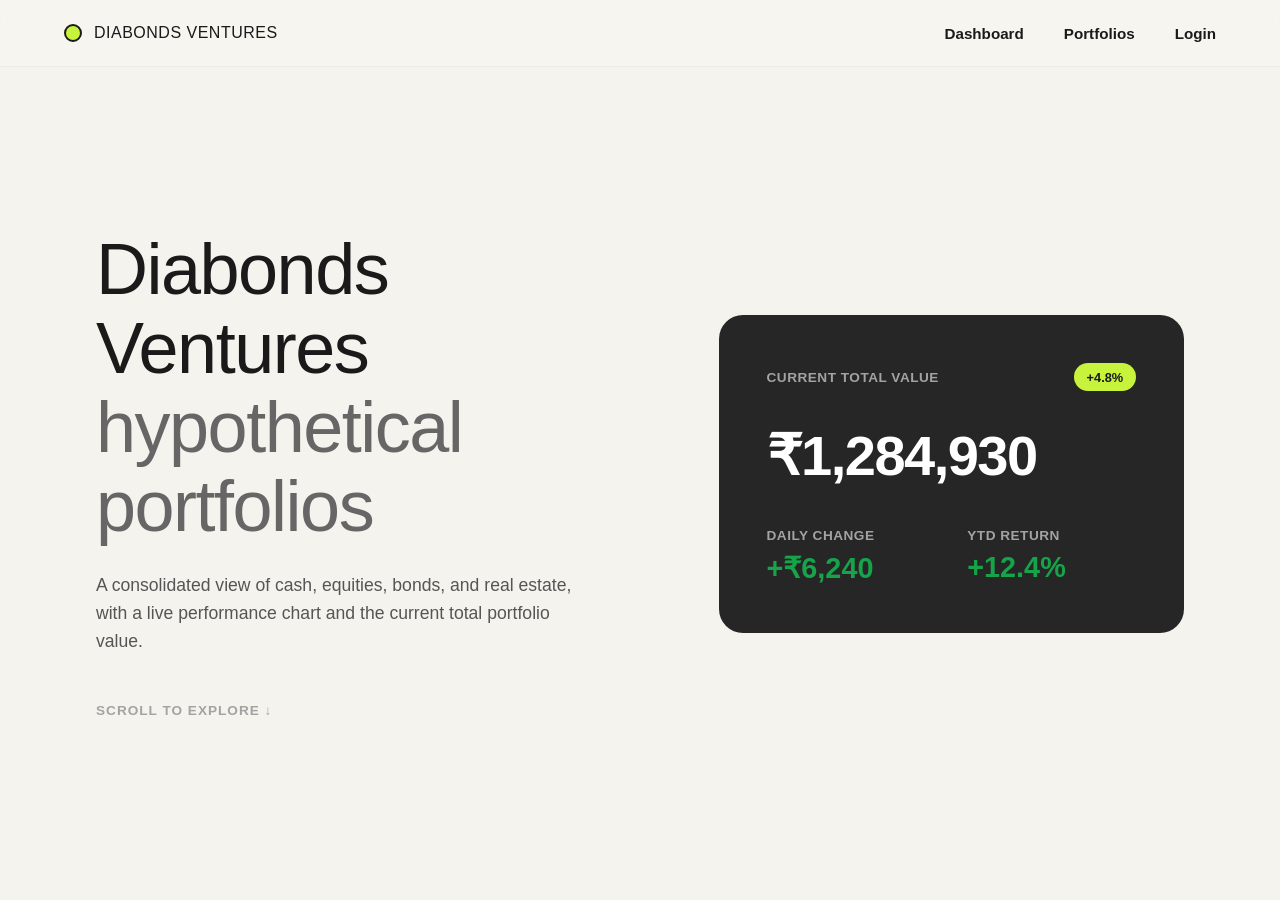
<file: index.html>
<!DOCTYPE html>
<html lang="en">
<head>
  <meta charset="UTF-8">
  <meta name="viewport" content="width=device-width, initial-scale=1.0">
  <title>Diabonds Ventures</title>
  <link rel="stylesheet" href="index.css">
</head>
<body>
  
  <!-- Navigation -->
  <nav class="navbar">
    <a href="./index.html">
    <div class="logo">
      <div class="logo-circle nav-links"></div>
      <span class="logo-text">DIABONDS VENTURES</span>
    </div></a>
    <div class="nav-links">
      <a href="./firm.html">Dashboard</a>
      <a href="./portfolios.html">Portfolios</a>
      <a href="./login.html">Login</a>
    </div>
  </nav>

  <!-- =====================================
       MAIN HERO SECTION (RESPONSIVE)
       ===================================== -->
  <main style="max-width: 1200px; margin: 4rem auto; padding: 0 2rem;">
    
    <!-- Using the new dashboard-layout-grid for perfect mobile stacking -->
    <div class="dashboard-layout-grid" style="display: grid; grid-template-columns: 1.2fr 1fr; gap: 4rem; align-items: center; min-height: 60vh;">
      
      <!-- Left Side: Hero Text -->
      <div style="display: flex; flex-direction: column; justify-content: center;">
        
        <h1 class="hero-title" style="font-size: 4.5rem; line-height: 1.1; margin-top: 0; margin-bottom: 1.5rem; color: #1A1A1A;">
          Diabonds Ventures <br>
          <span style="color: #666; font-weight: 500;">hypothetical portfolios</span>
        </h1>
        
        <p style="font-size: 1.1rem; line-height: 1.6; color: #555; margin-bottom: 3rem; max-width: 90%;">
          A consolidated view of cash, equities, bonds, and real estate, with a live performance chart and the current total portfolio value.
        </p>
        
        <div style="font-size: 0.85rem; font-weight: 700; letter-spacing: 1px; color: #A3A3A3;">
          SCROLL TO EXPLORE &darr;
        </div>
      </div>

      <!-- Right Side: Dark Summary Card -->
      <div class="summary-card" style="margin: 0; width: 100%; box-sizing: border-box; padding: 3rem; display: flex; flex-direction: column; justify-content: center;">
        
        <div class="card-top" style="display: flex; justify-content: space-between; align-items: center; margin-bottom: 2rem;">
          <span class="card-label" style="color: #A3A3A3; font-size: 0.85rem; font-weight: 700; letter-spacing: 0.5px;">CURRENT TOTAL VALUE</span>
          <span class="badge" style="background: #C8F33D; color: #1A1A1A; padding: 0.4rem 0.8rem; border-radius: 20px; font-size: 0.8rem; font-weight: 700;">+4.8%</span>
        </div>
        
        <h2 class="card-value" style="font-size: 3.5rem; color: #fff; margin: 0 0 2.5rem 0; font-weight: 600;">₹1,284,930</h2>
        
        <!-- Stats Grid (Using the centering fixes we applied earlier) -->
        <div class="card-stats" style="display: grid; grid-template-columns: 1fr 1fr; gap: 2rem;">
          <div>
            <span class="stat-label" style="color: #A3A3A3; font-size: 0.85rem; font-weight: 700; letter-spacing: 0.5px; display: block; margin-bottom: 0.5rem;">DAILY CHANGE</span>
            <span class="stat-val text-green" style="font-size: 1.8rem; font-weight: 700; display: block;">+₹6,240</span>
          </div>
          <div>
            <span class="stat-label" style="color: #A3A3A3; font-size: 0.85rem; font-weight: 700; letter-spacing: 0.5px; display: block; margin-bottom: 0.5rem;">YTD RETURN</span>
            <span class="stat-val text-green" style="font-size: 1.8rem; font-weight: 700; display: block;">+12.4%</span>
          </div>
        </div>

      </div>

    </div>
  </main>

  <script src="app.js"></script>
</body>
</html>
</file>
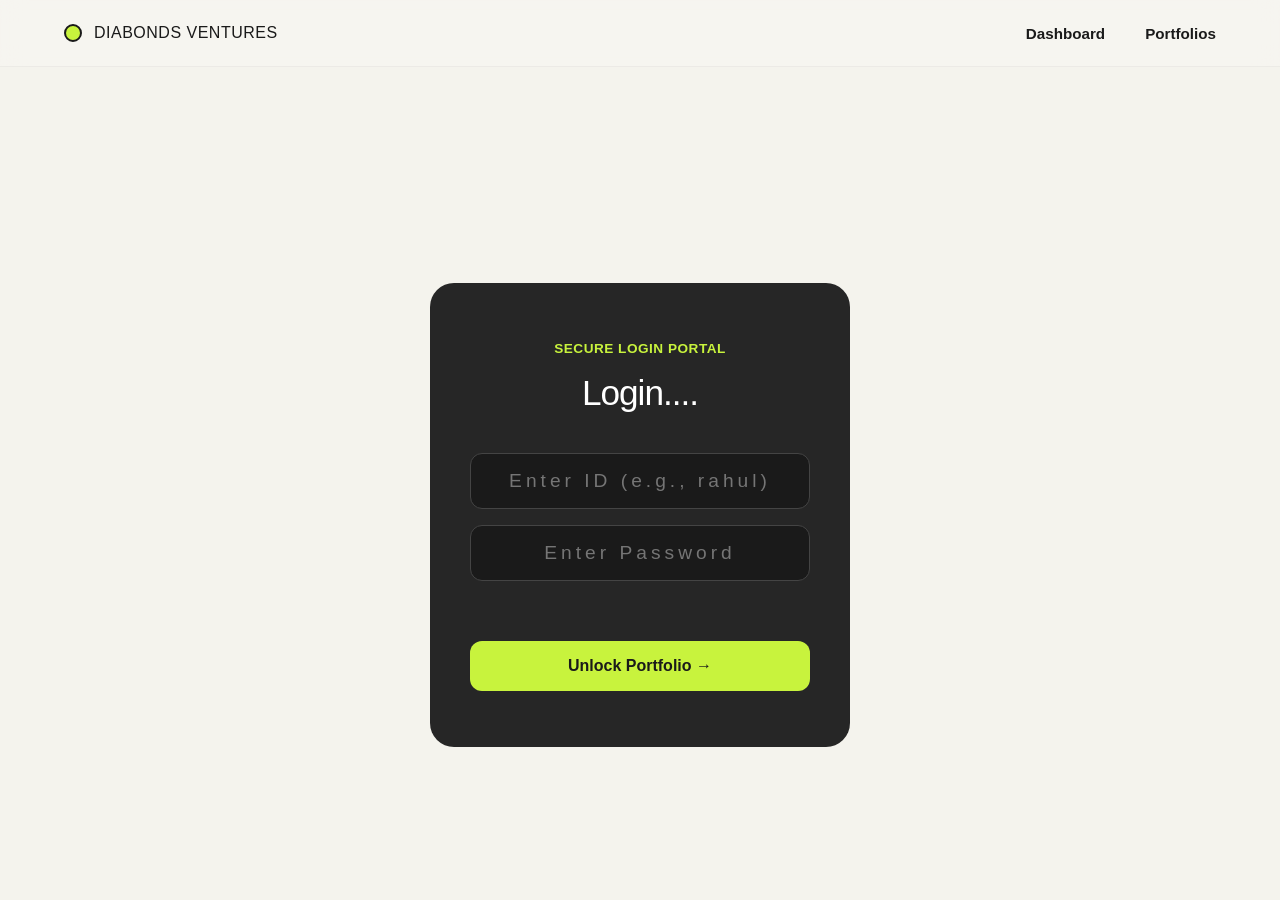
<file: login.html>
<!DOCTYPE html>
<html lang="en">
<head>
  <meta charset="UTF-8">
  <meta name="viewport" content="width=device-width, initial-scale=1.0">
  <title>Login | Diabonds Ventures</title>
  <link rel="stylesheet" href="index.css">
</head>
<body>
  
  <!-- The Navigation -->
  <nav class="navbar">
    <a href="index.html" class="logo">
      <div class="logo-circle"></div>
      <span class="logo-text">DIABONDS VENTURES</span>
    </a>
    <div class="nav-links">
      <a href="./firm.html">Dashboard</a>
      <a href="./portfolios.html">Portfolios</a>
    </div>
  </nav>

  <!-- The Login Gateway -->
  <main class="login-wrapper">
    
    <div class="summary-card login-card">
      <span class="card-label">SECURE LOGIN PORTAL</span>
      
      <!-- We leave a placeholder name here for layout testing -->
      <h2 class="login-title" id="welcome-message">Welcome, Client</h2>

      <form id="login-form">
        <!-- NEW: Username field (Hidden by default using JS if they came from the roster) -->
        <input 
          type="text" 
          id="username-input" 
          class="pin-input" 
          placeholder="Enter ID (e.g., rahul)" 
          autocomplete="off"
        >
      
      <form id="login-form">
        <input 
          type="password" 
          id="pin-input" 
          class="pin-input" 
          placeholder="Enter Password" 
          autocomplete="off" 
          required
        >
        <p id="error-message" class="error-msg"></p>
        
        <button type="submit" class="login-btn">Unlock Portfolio &rarr;</button>
      </form>
    </div>

  </main>
<script src="./app.js"></script>
</body>
</html>
</file>
<file: index.css>
/* Base Reset */
* {
  box-sizing: border-box;
  margin: 0;
  padding: 0;
}
*, *::before, *::after {
  box-sizing: border-box;
}

body {
  background-color: #F4F3ED; /* The warm off-white background */
  font-family: -apple-system, BlinkMacSystemFont, "Helvetica Neue", Helvetica, Arial, sans-serif;
  color: #1A1A1A;
  padding: 2.5rem 4rem;
  height: 100vh;
}

/* Navigation */
.navbar {
  display: flex;
  justify-content: space-between;
  align-items: center;
  margin-bottom: 8rem;
}

.logo {
  display: flex;
  align-items: center;
  gap: 12px;
}

.logo-circle {
  width: 18px;
  height: 18px;
  background-color: #C8F33D; /* Neon green */
  border: 2px solid #1A1A1A;
  border-radius: 50%;
}

.logo-text {
  font-size: 1rem;
  letter-spacing: 0.5px;
}

.nav-links {
  display: flex;
  gap: 2.5rem;
}

.nav-links a {
  text-decoration: none;
  color: #1A1A1A;
  font-weight: 600;
  font-size: 0.95rem;
}

/* Hero Typography */
.hero-title {
  font-size: 6.5rem;
  line-height: 1.05;
  font-weight: 400;
  letter-spacing: -1.5px;
  margin-bottom: 5rem;
}

/* Bottom Grid (Text + Card) */
.hero-bottom {
  display: flex;
  justify-content: space-between;
  align-items: flex-end;
}

.hero-text {
  max-width: 450px;
}

.hero-text p {
  font-size: 1.35rem;
  line-height: 1.5;
  color: #222;
  margin-bottom: 2.5rem;
}

.scroll-link {
  text-decoration: none;
  color: #666;
  font-weight: 700;
  font-size: 0.85rem;
  letter-spacing: 0.5px;
}

/* The Dark Summary Card */
.summary-card {
  background-color: #262626;
  color: white;
  border-radius: 24px;
  padding: 3rem;
  width: 520px;
}

.card-top {
  display: flex;
  justify-content: space-between;
  align-items: center;
  margin-bottom: 1.5rem;
}

.card-label {
  color: #C8F33D;
  font-size: 0.85rem;
  font-weight: 700;
  letter-spacing: 0.5px;
}

.badge {
  background-color: #C8F33D;
  color: #1A1A1A;
  padding: 6px 14px;
  border-radius: 20px;
  font-weight: 700;
  font-size: 0.85rem;
}

.card-value {
  font-size: 5rem;
  font-weight: 400;
  letter-spacing: -1.5px;
  margin-bottom: 2.5rem;
}

.card-stats {
  display: flex;
  gap: 4rem;
}

.stat-label {
  display: block;
  color: #999;
  font-size: 0.75rem;
  font-weight: 700;
  letter-spacing: 0.5px;
  margin-bottom: 0.5rem;
}

.stat-val {
  display: block;
  font-size: 1.5rem;
  font-weight: 600;
}

a{
  text-decoration: none; 
  color: inherit;
}

/* --- Portfolios Page Layout --- */

/* --- Portfolios Page Layout --- */

.portfolio-section {
  max-width: 1000px;
  margin: 0 auto;
}

.page-title {
  font-size: 2rem;
  text-decoration: underline;
  text-underline-offset: 8px;
  text-decoration-thickness: 3px;
  margin-bottom: 3rem;
}

/* 1. MASTER GRID: Forces perfectly aligned 6 columns */
.table-header, .table-row {
  display: grid !important;
  grid-template-columns: 2fr 1fr 1fr 1fr 1fr 1.5fr !important;
  align-items: center;
  width: 100%;
  padding: 0 2rem;
}

.table-header {
  color: #666;
  font-size: 1.1rem;
  margin-bottom: 1rem;
}

/* 2. THE WHITE ROWS */
.table-row {
  background-color: #F8F9FB; 
  border-radius: 30px;
  padding: 1.2rem 2rem; /* Slightly slimmer for a sleek look */
  margin-bottom: 1.2rem;
  text-decoration: none; 
  color: inherit;
  font-weight: 700;
  font-size: 1.15rem;
  transition: transform 0.2s ease, box-shadow 0.2s ease;
}

.table-row:hover {
  transform: translateY(-2px);
  box-shadow: 0 10px 20px rgba(0,0,0,0.05);
}

/* 3. ALIGNMENT RULES */
.table-header > *, 
.table-row > * {
  text-align: center;
}

/* Keep the Client Name aligned to the left edge */
.table-header > *:first-child, 
.table-row > *:first-child {
  text-align: left;
}

/* 4. SPARKLINE CONTAINER */
.sparkline-container {
  width: 100%;
  height: 35px;
  position: relative;
  display: flex;
  justify-content: center;
  align-items: center;
}
/* --- Login Page Layout --- */

/* Center the login box perfectly on the screen */
.login-wrapper {
  display: flex;
  justify-content: center;
  align-items: center;
  /* Takes the full height of the viewport minus the navbar height */
  height: calc(100vh - 150px); 
}

/* Adjust the dimensions of the reused dark card for the login form */
.login-card {
  width: 420px;
  text-align: center;
  padding: 3.5rem 2.5rem;
}

.login-title {
  font-size: 2.2rem;
  font-weight: 400;
  margin: 1rem 0 2.5rem 0;
  letter-spacing: -1px;
}

/* The PIN Input Field */
.pin-input {
  width: 100%;
  padding: 1rem;
  font-size: 1.2rem;
  text-align: center;
  letter-spacing: 4px; /* Spaces out the PIN dots nicely */
  background-color: #1A1A1A; /* Darker than the card to look inset */
  border: 1px solid #444;
  color: white;
  border-radius: 12px;
  margin-bottom: 1rem;
  outline: none;
  font-family: inherit;
  transition: border-color 0.2s;
}

.pin-input:focus {
  border-color: #C8F33D; /* Neon green highlight on focus */
}

/* The Submit Button */
.login-btn {
  width: 100%;
  padding: 1rem;
  font-size: 1rem;
  font-weight: 700;
  background-color: #C8F33D; /* Neon green */
  color: #1A1A1A;
  border: none;
  border-radius: 12px;
  cursor: pointer;
  transition: opacity 0.2s, transform 0.1s;
}

.login-btn:hover {
  opacity: 0.9;
}

.login-btn:active {
  transform: scale(0.98); /* Slight click effect */
}

/* The Error Message Area */
.error-msg {
  color: #DC2626; /* Red */
  font-size: 0.9rem;
  font-weight: 600;
  margin-bottom: 1.5rem;
  /* Min-height ensures the button doesn't jump down when an error appears */
  min-height: 20px; 
}

/* --- Client Dashboard Charts Layout --- */
.client-charts-grid {
  display: grid;
  grid-template-columns: 2fr 1fr; /* Line chart gets 2/3 space, Donut gets 1/3 */
  gap: 2rem;
}

.chart-box {
  background-color: #fff;
  border-radius: 24px;
  padding: 2rem;
  box-shadow: 0 10px 30px rgba(0,0,0,0.03);
  height: 380px;
  display: flex;
  flex-direction: column;
}

.canvas-wrapper {
  flex-grow: 1;
  position: relative;
  width: 100%;
  height: 100%;
}

/* --- Institutional Loading Screen --- */
#global-loader {
  position: fixed;
  top: 0; left: 0; width: 100%; height: 100%;
  background-color: #F4F3ED; /* Matches your background */
  display: flex;
  flex-direction: column;
  justify-content: center;
  align-items: center;
  z-index: 9999;
  transition: opacity 0.4s ease;
}

.spinner {
  width: 40px; height: 40px;
  border: 4px solid #1A1A1A;
  border-top-color: #C8F33D;
  border-radius: 50%;
  animation: spin 1s linear infinite;
  margin-bottom: 1rem;
}

@keyframes spin { 
  100% { transform: rotate(360deg); } 
}

.loader-text {
  font-weight: 600;
  letter-spacing: 2px;
  font-size: 0.85rem;
  color: #1A1A1A;
}

/* =========================================
   THE FINAL GRID & COLOR OVERRIDE
   ========================================= */

/* 1. Force the colors to overpower the clickable <a> link */
.text-green { color: #16A34A !important; }
.text-red { color: #DC2626 !important; }

/* 2. The Indestructible Master Grid */
.dia-grid {
  display: grid !important;
  grid-template-columns: 2fr 1fr 1fr 1fr 1fr 1.5fr !important;
  width: 100% !important;
  align-items: center !important;
}

/* 3. The Magic "Canvas Restraint" Fix */
.dia-grid > * {
  text-align: center !important;
  min-width: 0 !important; /* CRITICAL: Forces the chart to never stretch the column */
}

.dia-grid > *:first-child {
  text-align: left !important;
}

/* 4. Tame the Sparkline Container */
.sparkline-container {
  width: 100%;
  height: 35px;
  position: relative;
  min-width: 0;
}

 /* =========================================
   FIRM HOLDINGS ASSET GRID
   ========================================= */
.asset-grid {
  display: grid !important;
  /* Proportions: Rank, Name (wider), Macro, Sub, Value, Alloc % */
  grid-template-columns: 0.6fr 2fr 1.5fr 1.5fr 1.5fr 1fr !important;
  width: 100% !important;
  align-items: center !important;
}

.asset-grid > * {
  text-align: center !important;
  min-width: 0 !important;
}

/* Force the Asset Name column to align left */
.asset-grid > *:nth-child(2) {
  text-align: left !important;
}

/* Custom scrollbar for the asset list */
.custom-scrollbar::-webkit-scrollbar {
  width: 6px;
}
.custom-scrollbar::-webkit-scrollbar-track {
  background: transparent;
}
.custom-scrollbar::-webkit-scrollbar-thumb {
  background-color: #E5E5E5;
  border-radius: 10px;
}

/* =========================================
   HIERARCHICAL HOLDINGS STYLES
   ========================================= */

/* Institutional Toggle Button */
.institutional-btn {
  background: #1A1A1A;
  color: #C8F33D;
  border: none;
  padding: 0.5rem 1.2rem;
  border-radius: 20px;
  font-weight: 700;
  font-size: 0.85rem;
  cursor: pointer;
  transition: background 0.2s ease;
}
.institutional-btn:hover {
  background: #333;
}

/* Allocation Progress Bar */
.alloc-bar-container {
  display: flex;
  align-items: center;
  gap: 12px;
  width: 100%;
}
.alloc-track {
  flex-grow: 1;
  height: 8px;
  background: #E5E5E5;
  border-radius: 4px;
  overflow: hidden;
}
.alloc-fill {
  height: 100%;
  background: #1A1A1A;
  border-radius: 4px;
}

/* =========================================
   PERFECT TABLE WIDTH & ALIGNMENT OVERRIDES
   ========================================= */
.macro-table-grid {
  display: grid !important;
  grid-template-columns: 0.8fr 3fr 4fr !important; /* Perfectly balances Rank, Name, Allocation */
  width: 100% !important;
  align-items: center !important;
}

.detailed-table-grid {
  display: grid !important;
  grid-template-columns: 0.8fr 3fr 2.5fr 3.5fr !important; /* Balances Rank, Name, Class, Allocation */
  width: 100% !important;
  align-items: center !important;
}

.macro-table-grid > *, .detailed-table-grid > * {
  min-width: 0 !important;
}

/* Accordion Dropdown Styling */
.asset-row-wrapper {
  display: flex;
  flex-direction: column;
  margin-bottom: 0.8rem;
  width: 100%;
}

.dropdown-arrow {
  display: inline-block;
  transition: transform 0.2s ease;
  font-size: 0.7rem;
  color: #666;
}

.asset-row-wrapper.expanded .dropdown-arrow {
  transform: rotate(180deg);
}

.sub-category-dropdown {
  display: none;
  background: #F8F9FB;
  padding: 1rem 1.5rem;
  border-radius: 0 0 16px 16px;
  font-size: 0.85rem;
  color: #555;
  margin-top: -6px;
  border-top: 1px dashed #E5E5E5;
  width: 100%;
  box-sizing: border-box;
}

.asset-row-wrapper.expanded .sub-category-dropdown {
  display: block;
}

/* =========================================
   FIXED NAVBAR & SMOOTH SCROLLING
   ========================================= */
.navbar {
  position: fixed !important;
  top: 0;
  left: 0;
  width: 100%;
  z-index: 1000;
  box-sizing: border-box;
  background: rgba(246, 245, 240, 0.85) !important; 
  backdrop-filter: blur(12px);
  -webkit-backdrop-filter: blur(12px);
  border-bottom: 1px solid rgba(0,0,0,0.04);
  /* FIX: Restores the beautiful side padding */
  padding: 1.5rem 5% !important; 
  display: flex !important;
  justify-content: space-between !important;
  align-items: center !important;
}

body {
  /* FIX: Adds plenty of breathing room below the fixed navbar */
  padding-top: 140px !important; 
}

/* =========================================
   CLIENT PORTAL TABLE GRIDS (WITH VALUE)
   ========================================= */
.client-macro-table-grid {
  display: grid !important;
  /* Columns: Rank, Class, Value, Allocation */
  grid-template-columns: 0.8fr 3fr 2.5fr 3.5fr !important; 
  width: 100% !important;
  align-items: center !important;
}

.client-detailed-table-grid {
  display: grid !important;
  /* Columns: Rank, Name, Class, Value, Allocation */
  grid-template-columns: 0.8fr 3fr 2.5fr 2.5fr 3.5fr !important; 
  width: 100% !important;
  align-items: center !important;
}

.client-macro-table-grid > *, .client-detailed-table-grid > * {
  min-width: 0 !important;
}

/* =========================================
   5. PORTFOLIO CARD HEADER BUTTON
   ========================================= */
   .portfolio-card-header {
    display: flex;
    justify-content: flex-end; /* Aligns the button to the right */
    width: 100%;
    margin-bottom: 10px;
}

.btn-analytics {
    background-color: #2a2a35; /* Blends well with the dark card */
    color: #e0e0e0;
    border: 1px solid #4a4a5a;
    border-radius: 6px;
    padding: 8px 16px;
    font-size: 12px;
    font-weight: 600;
    cursor: pointer;
    transition: all 0.2s ease;
}

.btn-analytics:hover {
    background-color: #3f3f5a;
    border-color: #6a6a8a;
    color: white;
}

/* ==========================================
   POLISHED MOBILE DESIGN (Under 768px)
   ========================================== */
@media (max-width: 768px) {

  /* --- 1. UNIVERSAL FOUNDATION --- */
  html, body {
    width: 100vw !important;
    max-width: 100vw !important;
    overflow-x: hidden !important; 
    margin: 0 !important;
    padding: 0 !important;
  }

/* --- 2. THE NAVIGATION BAR (Floating & Trimmed) --- */
  .navbar {
    position: sticky !important; 
    top: 0 !important;           
    z-index: 9999 !important;    
    background-color: #F8F9FB !important; 
    
    /* 👉 THE FIX: This instantly kills the 128px ghost margin! */
    margin: 0 !important; 
    
    display: flex !important;
    flex-direction: column !important;
    align-items: center !important;
    justify-content: center !important;
    width: 100% !important;
    height: auto !important;
    padding: 0.5rem 1rem 0.8rem 1rem !important; 
    box-sizing: border-box !important;
    gap: 0.8rem !important;
    box-shadow: 0 4px 10px rgba(0,0,0,0.03) !important; 
  }

  /* The Logo Circle & Text */
  .navbar .logo {
    display: flex !important;
    flex-direction: row !important;
    align-items: center !important;
    justify-content: center !important;
    width: auto !important;
    margin: 0 !important;
  }

  /* The Navigation Links */
  .navbar .nav-links {
    display: flex !important;
    flex-direction: row !important;
    flex-wrap: wrap !important;
    align-items: center !important;
    justify-content: center !important;
    width: 100% !important;
    gap: 0.8rem 1.2rem !important; 
    margin: 0 !important;
  }
  
  .navbar .nav-links a {
    font-size: 0.85rem !important;
    text-align: center !important;
  }

/* --- 3. THE GAP KILLER (Expanded) --- */
  
  /* Catch IDs, tags, and classes often used for main wrappers */
  main, #main, .main-content, section, .portfolio-section, .container, #container, .firm-dashboard {
    width: 100% !important;
    max-width: 100vw !important;
    /* 👉 Forces the top padding to be extremely tight */
    padding-top: 0.5rem !important; 
    padding-left: 1rem !important;
    padding-right: 1rem !important;
    padding-bottom: 1.5rem !important; 
    margin-top: 0 !important; 
    box-sizing: border-box !important;
    display: block !important; 
  }

  /* Target any invisible header wrappers holding spacing */
  header, .header, .portfolio-card-header, .header-wrapper, .title-wrapper {
    margin-top: 0 !important;
    padding-top: 0 !important;
  }

  /* Annihilates the browser's default white space on headings */
  h1, h2, .page-title, h1.page-title {
    margin-top: 0 !important; 
    padding-top: 0 !important;
    margin-bottom: 1.5rem !important;
    font-size: 1.8rem !important;
    text-align: center !important;
    line-height: 1.2 !important;
  }

  /* --- 4. THE FIRM DASHBOARD (Cards & Layout) --- */
  
  /* 1. Stack the main containers */
  .dashboard-grid, .charts-container,
  div[style*="display: grid"]:not(.dia-grid), 
  div[style*="display:grid"]:not(.dia-grid),
  div[style*="display: flex;"]:not(.nav-links):not(.logo):not(.table-row),
  div[style*="display:flex"]:not(.nav-links):not(.logo):not(.table-row) {
    display: flex !important;
    flex-direction: column !important;
    width: 100% !important;
    height: auto !important;
    gap: 1.5rem !important; 
    box-sizing: border-box !important;
  }

  /* 2. THE WHITE CHART CARDS (Make them bigger) */
  /* Targets cards that DO NOT have dark backgrounds */
  .card:not([style*="111"]):not([style*="1a1a1a"]), 
  div[style*="background-color: #fff"],
  div[style*="background-color:#fff"] {
    display: block !important;
    width: 100% !important;
    min-height: 340px !important; /* Makes the top chart card taller */
    padding: 2rem 1rem !important; 
    margin: 0 0 1.5rem 0 !important;
    border-radius: 16px !important;
    box-sizing: border-box !important;
    position: relative !important;
  }
/* --- 3. THE BLACK STATS CARD (Perfect 2x2 Grid) --- */
  #black-stats-card {
    display: grid !important;
    grid-template-columns: 1fr 1fr !important; /* Forces 2 perfect columns */
    gap: 2.5rem 1rem !important; /* Space between the rows and columns */
    padding: 2.5rem 1.5rem !important;
    margin: 0 0 2rem 0 !important;
    border-radius: 16px !important;
    width: 100% !important;
    box-sizing: border-box !important;
  }

  /* --- 4. CENTER THE TEXT INSIDE --- */
  /* Targets the invisible boxes holding your text and centers them */
  #black-stats-card > div {
    display: flex !important;
    flex-direction: column !important;
    align-items: center !important;
    justify-content: center !important;
    text-align: center !important;
    width: 100% !important;
    margin: 0 !important;
    padding: 0 !important;
  }

  /* Style the Percentages (+0.00%, -1.78%, etc.) */
  #black-stats-card h2,
  #black-stats-card .stat-value {
    font-size: 2.2rem !important;
    line-height: 1.2 !important;
    margin: 0.5rem 0 0 0 !important;
    text-align: center !important;
    width: 100% !important;
  }

  /* Style the Labels (1D RETURN, 1W RETURN, etc.) */
  #black-stats-card p {
    font-size: 0.85rem !important;
    margin: 0 !important;
    text-align: center !important;
    opacity: 0.8; /* Dims the label slightly so the colored percentage pops */
    width: 100% !important;
  }
  /* --- 5. TABLE HORIZONTAL SCROLL (Portfolios Page) --- */
  .table-scroll-wrapper {
    width: 100% !important;
    overflow-x: auto !important; 
    -webkit-overflow-scrolling: touch;
    padding-bottom: 1rem !important;
  }
  
  /* Ensure inner table elements stay wide enough to trigger the scroll */
  .table-scroll-wrapper .table-header, 
  .table-scroll-wrapper .table-row, 
  .table-scroll-wrapper .dia-grid {
    min-width: 600px !important; 
  }

  /* --- 6. CHARTS --- */
  canvas {
    width: 100% !important;
    max-width: 100% !important;
    
    /* 👉 THE FIX: Lets the line chart grow taller inside its new bigger card */
    min-height: 250px !important; 
    max-height: 350px !important; 
  }
}
</file>
